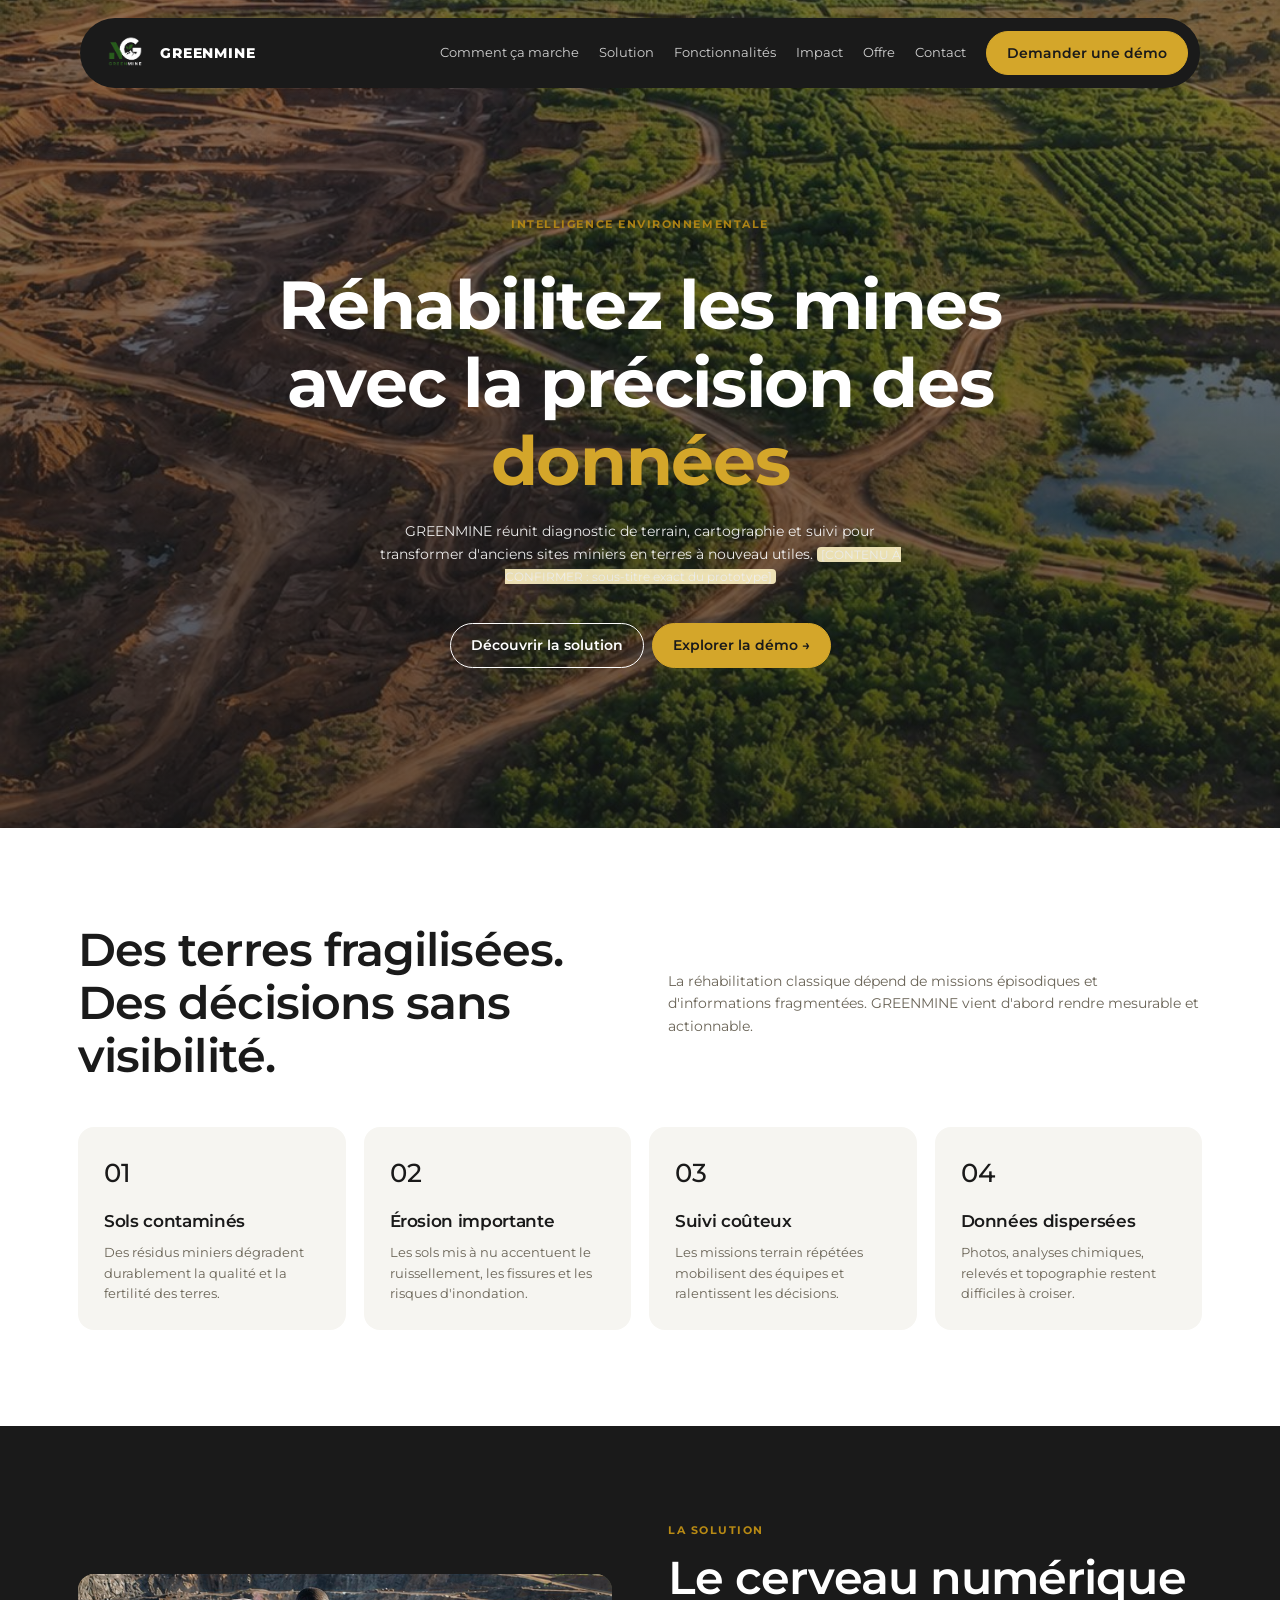
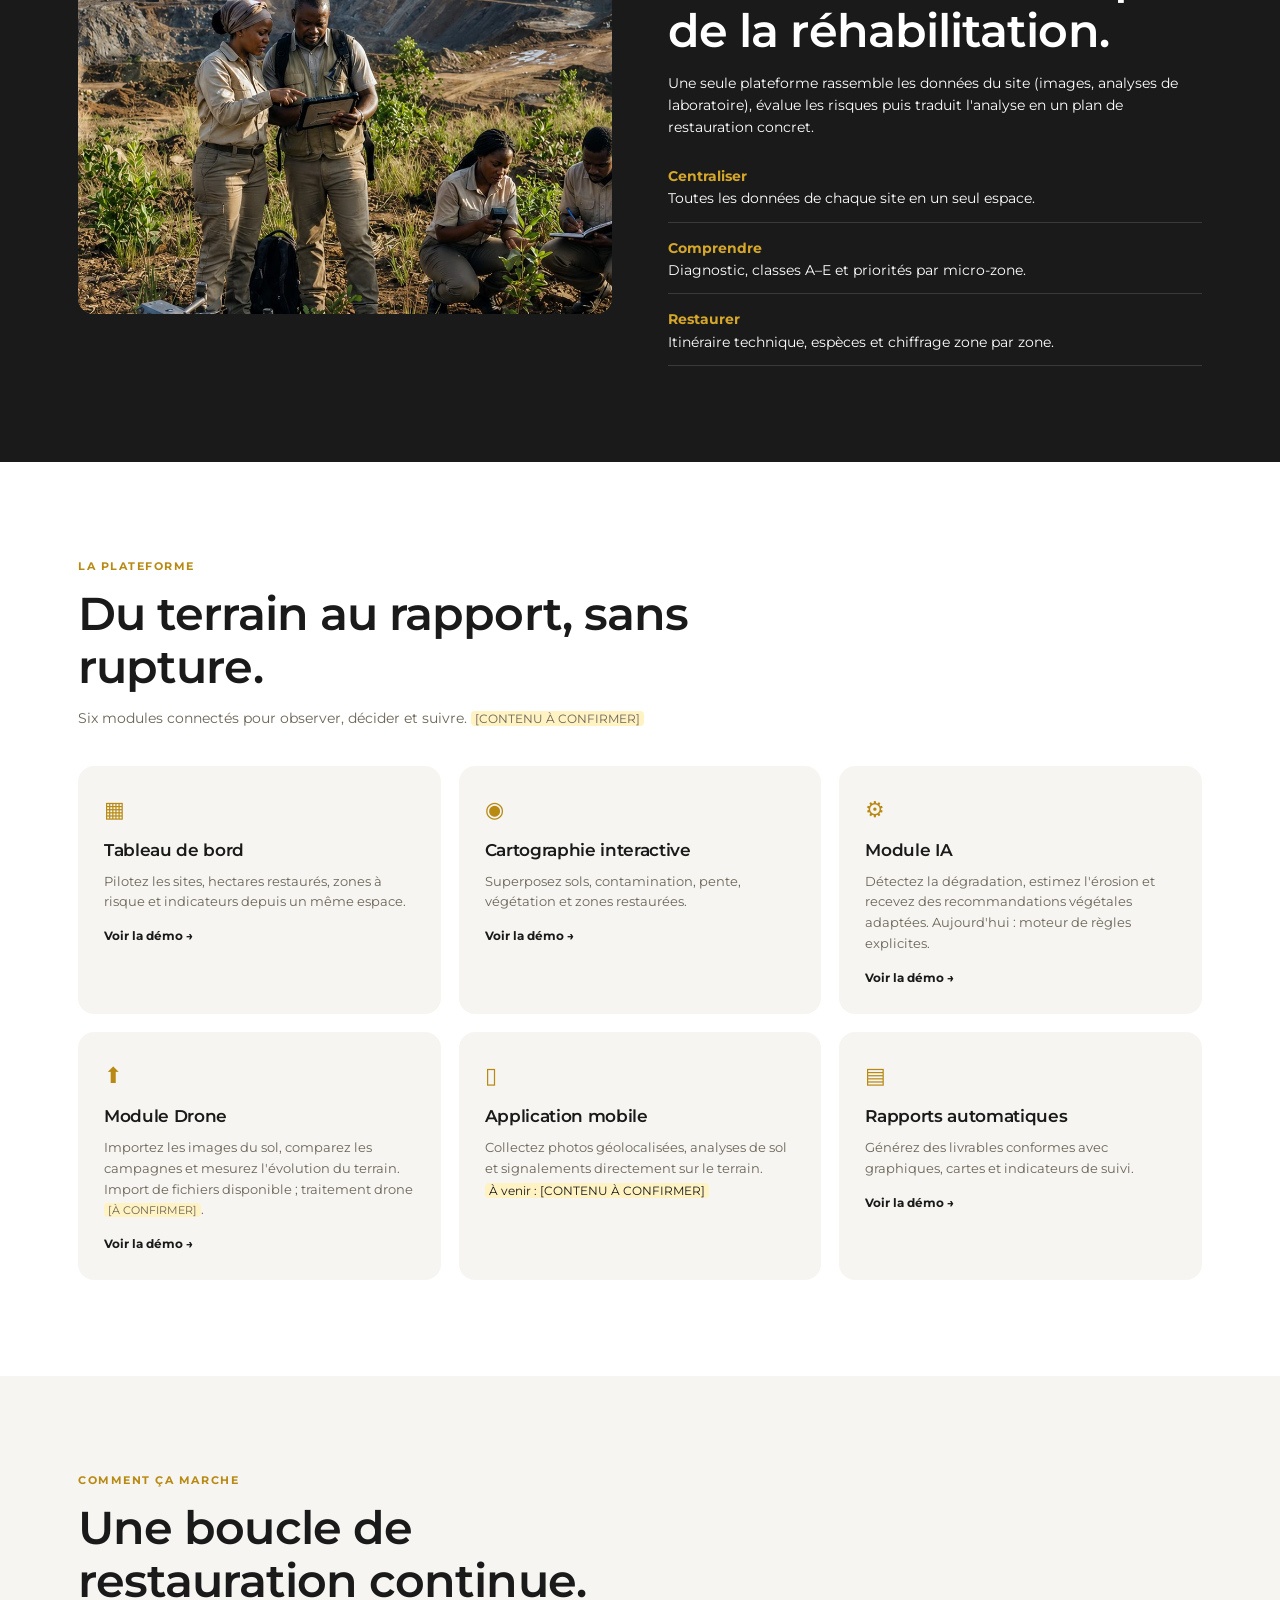
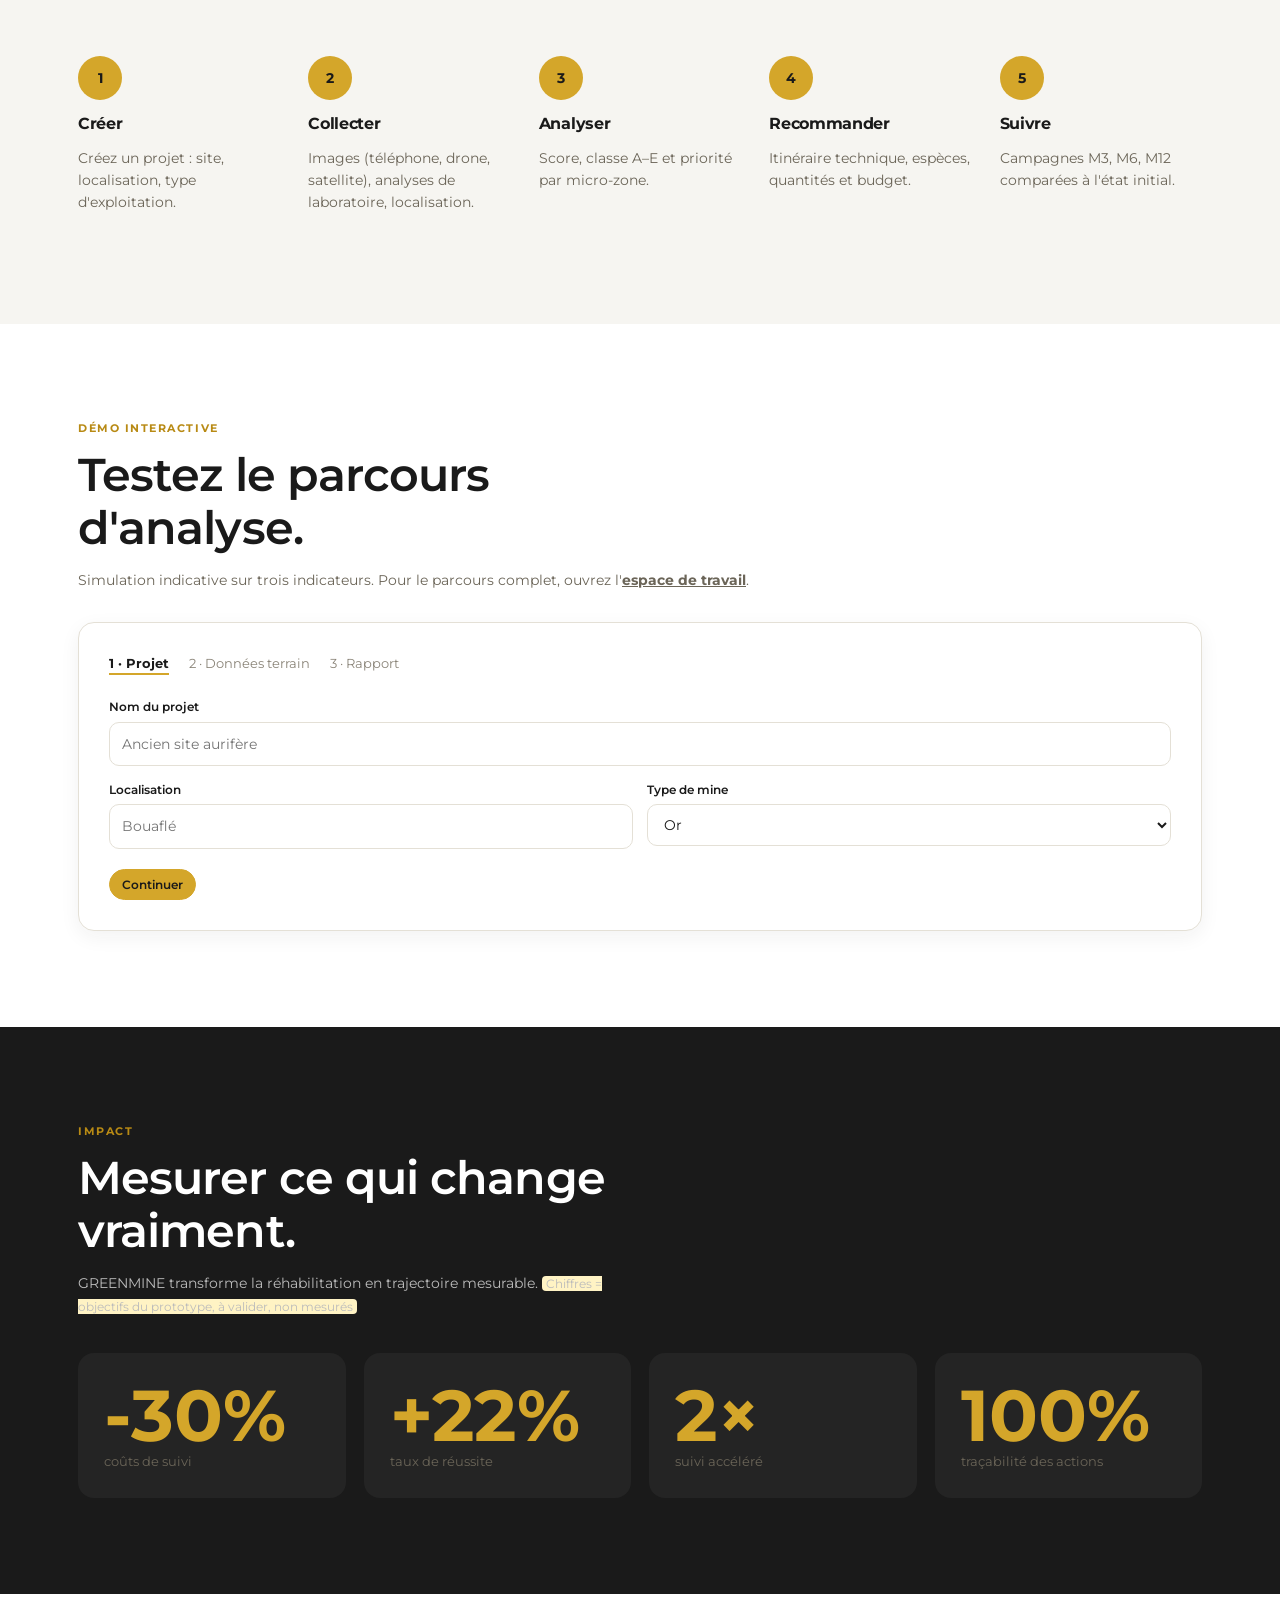
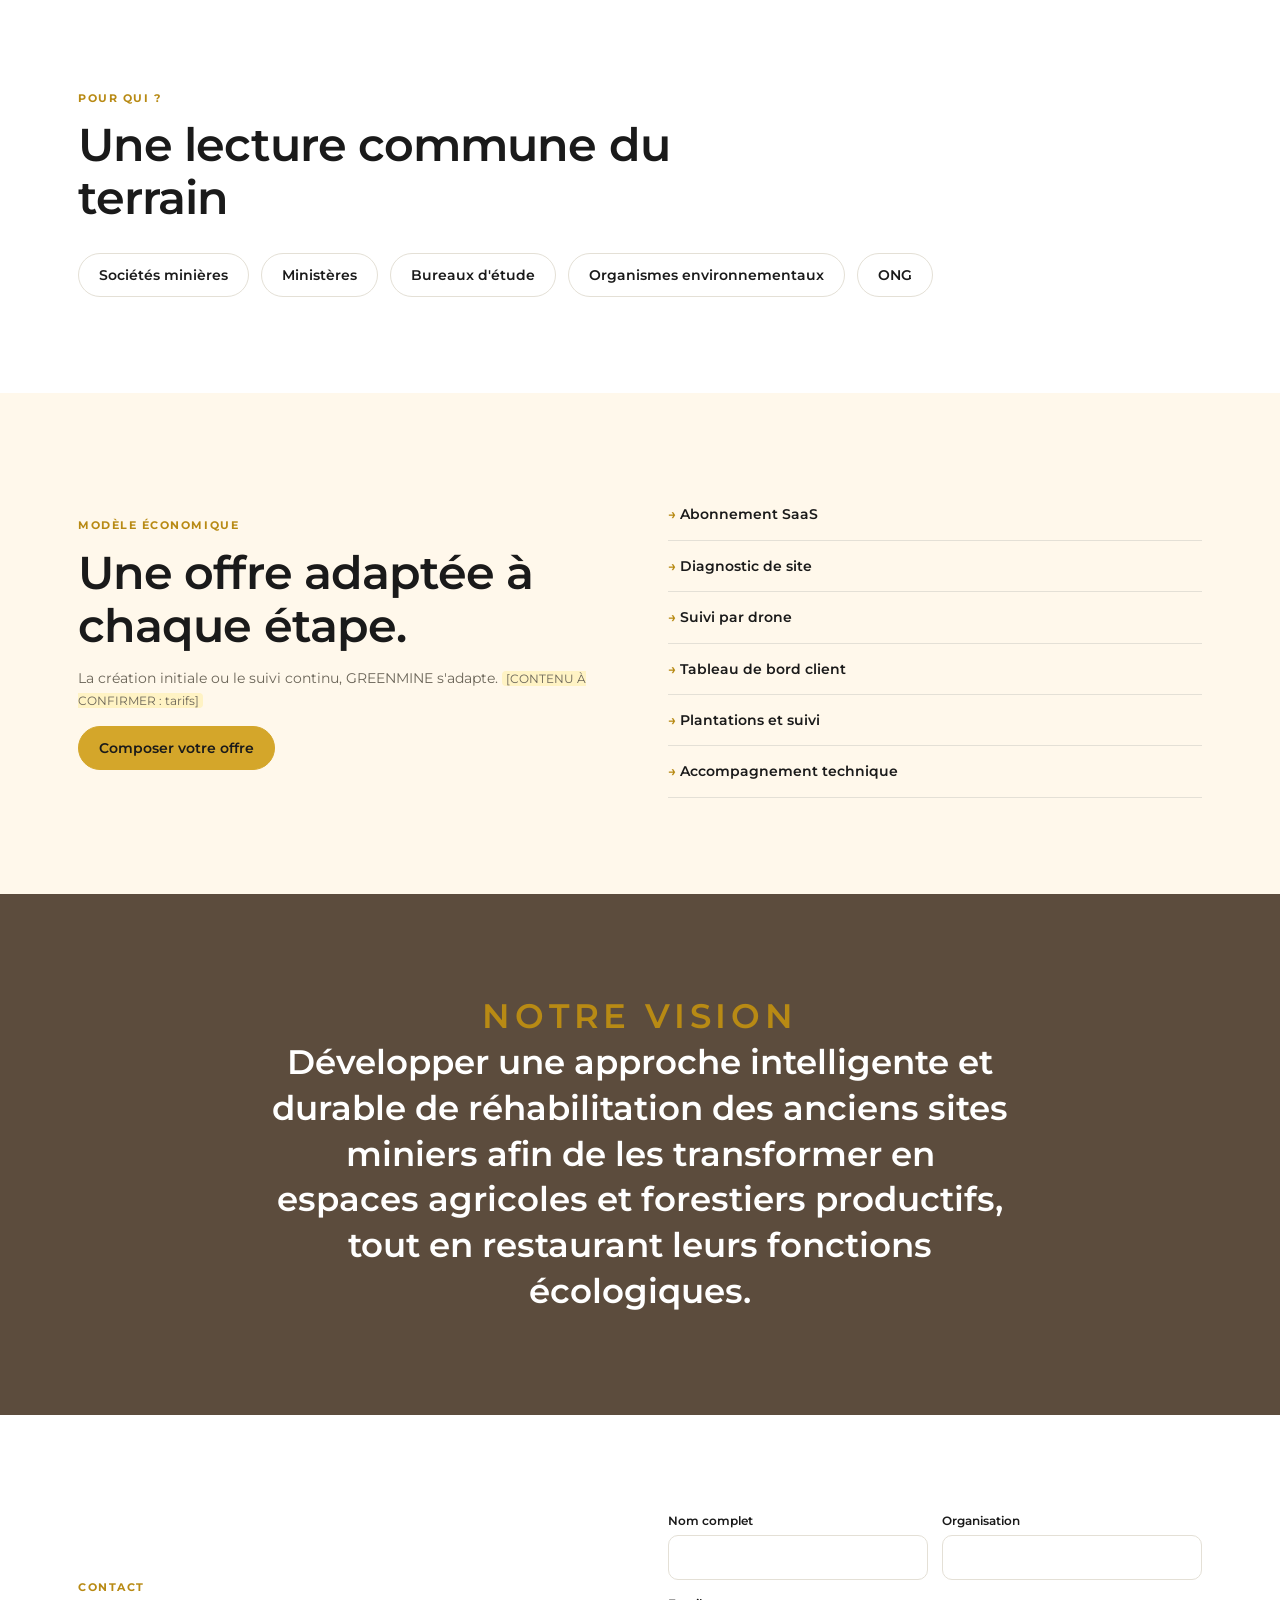
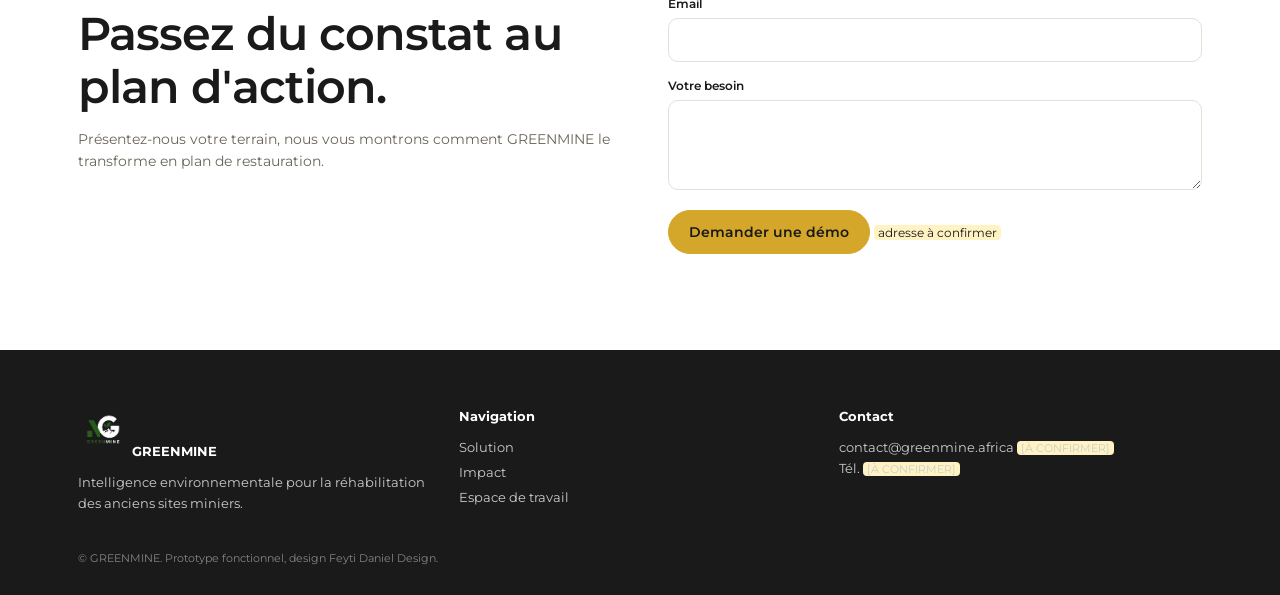
<file: index.html>
<!doctype html>
<html lang="fr"><head><meta charset="utf-8"><meta name="viewport" content="width=device-width,initial-scale=1">
<title>GREENMINE — Intelligence environnementale pour la réhabilitation des mines</title>
<meta name="description" content="GREENMINE centralise, analyse et suit la réhabilitation des anciens sites miniers.">
<link rel="stylesheet" href="css/style.css"><link rel="stylesheet" href="css/responsive.css">
</head><body>
<header class="nav-pill">
  <a class="logo" href="#top"> <img src="assets/logo/GREENMINE_logo_dark-removebg-preview.png" alt="GREENMINE" width="50"> GREENMINE</a>
  <nav id="menu"><a href="#comment">Comment ça marche</a><a href="#solution">Solution</a><a href="#fonctionnalites">Fonctionnalités</a><a href="#impact">Impact</a><a href="#offre">Offre</a><a href="#contact">Contact</a></nav>
  <a class="btn primary" href="#contact">Demander une démo</a><button id="burger" aria-label="Menu">☰</button>
</header>
<main id="top">
<section class="lhero"><div>
  <p class="eyebrow">Intelligence environnementale</p>
  <h1>Réhabilitez les mines avec la précision des <em>données</em></h1>
  <p>GREENMINE réunit diagnostic de terrain, cartographie et suivi pour transformer d'anciens sites miniers en terres à nouveau utiles. <span class="todo">[CONTENU À CONFIRMER : sous-titre exact du prototype]</span></p>
  <a class="btn" href="#solution">Découvrir la solution</a><a class="btn primary" href="app.html?demo=1">Explorer la démo →</a>
</div></section>

<section class="sec" id="defi"><div class="wrap">
  <div class="split"><h2>Des terres fragilisées. Des décisions sans visibilité.</h2>
  <p class="muted">La réhabilitation classique dépend de missions épisodiques et d'informations fragmentées. GREENMINE vient d'abord rendre mesurable et actionnable.</p></div>
  <div class="grid g4" style="margin-top:44px">
    <div class="tile"><b class="n">01</b><h3>Sols contaminés</h3><p>Des résidus miniers dégradent durablement la qualité et la fertilité des terres.</p></div>
    <div class="tile"><b class="n">02</b><h3>Érosion importante</h3><p>Les sols mis à nu accentuent le ruissellement, les fissures et les risques d'inondation.</p></div>
    <div class="tile"><b class="n">03</b><h3>Suivi coûteux</h3><p>Les missions terrain répétées mobilisent des équipes et ralentissent les décisions.</p></div>
    <div class="tile"><b class="n">04</b><h3>Données dispersées</h3><p>Photos, analyses chimiques, relevés et topographie restent difficiles à croiser.</p></div></div>
</div></section>

<section class="sec dark" id="solution"><div class="wrap split">
  <figure class="photo"><img src="assets/images/technicien.jpg" alt="Techniciens GREENMINE sur un site minier en réhabilitation" onerror="this.parentNode.classList.add('missing')"><figcaption>[IMAGE À FOURNIR : assets/images/technicien.jpg]</figcaption></figure>
  <div><p class="eyebrow">La solution</p><h2>Le cerveau numérique de la réhabilitation.</h2>
  <p>Une seule plateforme rassemble les données du site (images, analyses de laboratoire), évalue les risques puis traduit l'analyse en un plan de restauration concret.</p>
  <ul class="pts"><li><b>Centraliser</b>Toutes les données de chaque site en un seul espace.</li><li><b>Comprendre</b>Diagnostic, classes A–E et priorités par micro-zone.</li><li><b>Restaurer</b>Itinéraire technique, espèces et chiffrage zone par zone.</li></ul></div>
</div></section>

<section class="sec" id="fonctionnalites"><div class="wrap">
  <p class="eyebrow">La plateforme</p><h2>Du terrain au rapport, sans rupture.</h2>
  <p class="muted">Six modules connectés pour observer, décider et suivre. <span class="todo">[CONTENU À CONFIRMER]</span></p>
  <div class="grid g3" style="margin-top:36px">
    <div class="tile"><span class="ic">▦</span><h3>Tableau de bord</h3><p>Pilotez les sites, hectares restaurés, zones à risque et indicateurs depuis un même espace.</p><a href="app.html?demo=1#dashboard">Voir la démo →</a></div>
    <div class="tile"><span class="ic">◉</span><h3>Cartographie interactive</h3><p>Superposez sols, contamination, pente, végétation et zones restaurées.</p><a href="app.html?demo=1#cartographie">Voir la démo →</a></div>
    <div class="tile"><span class="ic">⚙</span><h3>Module IA</h3><p>Détectez la dégradation, estimez l'érosion et recevez des recommandations végétales adaptées. Aujourd'hui : moteur de règles explicites.</p><a href="app.html?demo=1#diagnostic">Voir la démo →</a></div>
    <div class="tile"><span class="ic">⬆</span><h3>Module Drone</h3><p>Importez les images du sol, comparez les campagnes et mesurez l'évolution du terrain. Import de fichiers disponible ; traitement drone <span class="todo">[À CONFIRMER]</span>.</p><a href="app.html?demo=1#donnees">Voir la démo →</a></div>
    <div class="tile"><span class="ic">▯</span><h3>Application mobile</h3><p>Collectez photos géolocalisées, analyses de sol et signalements directement sur le terrain.</p><span class="todo">À venir : [CONTENU À CONFIRMER]</span></div>
    <div class="tile"><span class="ic">▤</span><h3>Rapports automatiques</h3><p>Générez des livrables conformes avec graphiques, cartes et indicateurs de suivi.</p><a href="app.html?demo=1#rapport">Voir la démo →</a></div>
  </div></div></section>

<section class="sec cream" id="comment"><div class="wrap">
  <p class="eyebrow">Comment ça marche</p><h2>Une boucle de restauration continue.</h2>
  <div class="steps">
    <div><b>1</b><h3>Créer</h3><p class="muted">Créez un projet : site, localisation, type d'exploitation.</p></div>
    <div><b>2</b><h3>Collecter</h3><p class="muted">Images (téléphone, drone, satellite), analyses de laboratoire, localisation.</p></div>
    <div><b>3</b><h3>Analyser</h3><p class="muted">Score, classe A–E et priorité par micro-zone.</p></div>
    <div><b>4</b><h3>Recommander</h3><p class="muted">Itinéraire technique, espèces, quantités et budget.</p></div>
    <div><b>5</b><h3>Suivre</h3><p class="muted">Campagnes M3, M6, M12 comparées à l'état initial.</p></div></div>
</div></section>

<section class="sec" id="demo"><div class="wrap">
  <p class="eyebrow">Démo interactive</p><h2>Testez le parcours d'analyse.</h2>
  <p class="muted">Simulation indicative sur trois indicateurs. Pour le parcours complet, ouvrez l'<a href="app.html?demo=1"><b>espace de travail</b></a>.</p>
  <div class="demo">
    <div class="tabs"><span data-s="1">1 · Projet</span><span data-s="2">2 · Données terrain</span><span data-s="3">3 · Rapport</span></div>
    <div class="dstep" data-s="1"><div class="form">
      <div class="field full"><label for="dName">Nom du projet</label><input id="dName" placeholder="Ancien site aurifère"></div>
      <div class="field"><label for="dLoc">Localisation</label><input id="dLoc" placeholder="Bouaflé"></div>
      <div class="field"><label for="dType">Type de mine</label><select id="dType"><option>Or</option><option>Cuivre</option><option>Manganèse</option><option>Autre</option></select></div></div></div>
    <div class="dstep" data-s="2" hidden><div class="form">
      <div class="field"><label for="dVeg">Couvert végétal (%)</label><input id="dVeg" type="number" min="0" max="100" placeholder="12"></div>
      <div class="field"><label for="dEro">Érosion (/100)</label><input id="dEro" type="number" min="0" max="100" placeholder="80"></div>
      <div class="field"><label for="dPh">pH du sol</label><input id="dPh" type="number" step="0.1" placeholder="5.0"></div></div></div>
    <div class="dstep" data-s="3" hidden><div id="dOut"></div><div class="row"><a class="btn primary" href="app.html?demo=1">Ouvrir l'espace de travail →</a></div></div>
    <div class="row" id="dNav"><button class="btn sm" id="dBack" onclick="demoBack()">Retour</button><button class="btn primary sm" id="dNext" onclick="demoNext()">Continuer</button></div>
  </div></div></section>

<section class="sec dark" id="impact"><div class="wrap">
  <p class="eyebrow">Impact</p><h2>Mesurer ce qui change vraiment.</h2>
  <p class="muted" style="color:#bbb;max-width:60ch">GREENMINE transforme la réhabilitation en trajectoire mesurable. <span class="todo">Chiffres = objectifs du prototype, à valider, non mesurés</span></p>
  <div class="grid g4" style="margin-top:36px">
    <div class="tile"><span class="stat">-30%</span><p>coûts de suivi</p></div><div class="tile"><span class="stat">+22%</span><p>taux de réussite</p></div>
    <div class="tile"><span class="stat">2×</span><p>suivi accéléré</p></div><div class="tile"><span class="stat">100%</span><p>traçabilité des actions</p></div></div>
</div></section>

<section class="sec"><div class="wrap"><p class="eyebrow">Pour qui ?</p><h2>Une lecture commune du terrain</h2>
  <div class="who"><span>Sociétés minières</span><span>Ministères</span><span>Bureaux d'étude</span><span>Organismes environnementaux</span><span>ONG</span></div></div></section>

<section class="sec warm" id="offre"><div class="wrap split">
  <div><p class="eyebrow">Modèle économique</p><h2>Une offre adaptée à chaque étape.</h2>
  <p class="muted">La création initiale ou le suivi continu, GREENMINE s'adapte. <span class="todo">[CONTENU À CONFIRMER : tarifs]</span></p><a class="btn primary" href="#contact">Composer votre offre</a></div>
  <ul class="offer"><li>Abonnement SaaS</li><li>Diagnostic de site</li><li>Suivi par drone</li><li>Tableau de bord client</li><li>Plantations et suivi</li><li>Accompagnement technique</li></ul>
</div></section>

<section class="vision"><div class="wrap"><p class="eyebrow" style="text-align:center">Notre vision</p><p>Développer une approche intelligente et durable de réhabilitation des anciens sites miniers afin de les transformer en espaces agricoles et forestiers productifs, tout en restaurant leurs fonctions écologiques.</p></div></section>

<section class="sec" id="contact"><div class="wrap split">
  <div><p class="eyebrow">Contact</p><h2>Passez du constat au plan d'action.</h2>
  <p class="muted">Présentez-nous votre terrain, nous vous montrons comment GREENMINE le transforme en plan de restauration.</p></div>
  <form class="form" action="mailto:contact@greenmine.africa" method="post" enctype="text/plain">
    <div class="field"><label for="cn">Nom complet</label><input id="cn" name="nom" required></div>
    <div class="field"><label for="co">Organisation</label><input id="co" name="organisation"></div>
    <div class="field full"><label for="ce">Email</label><input id="ce" name="email" type="email" required></div>
    <div class="field full"><label for="cb">Votre besoin</label><textarea id="cb" name="besoin" rows="3"></textarea></div>
    <div class="full"><button class="btn primary" type="submit">Demander une démo</button> <span class="todo">adresse à confirmer</span></div>
  </form>
</div></section>
</main>
<footer><div class="wrap grid g3"><div><h4> <img src="assets/logo/GREENMINE_logo_dark-removebg-preview.png" alt="logo greenmine" width="50"> GREENMINE</h4>Intelligence environnementale pour la réhabilitation des anciens sites miniers.</div>
<div><h4>Navigation</h4><a href="#solution">Solution</a><a href="#impact">Impact</a><a href="app.html">Espace de travail</a></div>
<div><h4>Contact</h4>contact@greenmine.africa <span class="todo">[À CONFIRMER]</span><br>Tél. <span class="todo">[À CONFIRMER]</span></div></div>
<div class="wrap"><small>© GREENMINE. Prototype fonctionnel, design Feyti Daniel Design.</small></div></footer>
<script src="js/data.js"></script><script src="js/storage.js"></script><script src="js/diagnostic.js"></script><script src="js/landing.js"></script>
</body></html>
</file>
<file: css/style.css>
/* GREENMINE — design system : variables, base, boutons, formulaires, landing */
@import url('https://fonts.googleapis.com/css2?family=Montserrat:wght@400;500;600;700;800&display=swap');
:root{--ink:#1a1a1a;--cream:#f6f5f1;--cream-2:#fff8eb;--brown:#5c4c3d;--gold:#d4a62a;--gold-d:#b88a14;
--line:#e4e0d6;--muted:#6b6558;--muted-2:#8a8478;--white:#fff;--red:#b23a2e;--green:#3f7d58;--amber:#c9a227;
--cA:#b23a2e;--cB:#d9722b;--cC:#4f7cac;--cD:#8a8f5a;--cE:#3f7d58;
--r:16px;--r-s:10px;--pill:99px;--shadow:0 6px 20px rgba(26,26,26,.06);
--font:Montserrat,"Segoe UI",Roboto,Arial,sans-serif}
*{box-sizing:border-box}[hidden]{display:none!important}
html{scroll-behavior:smooth}
body{margin:0;font:14px/1.6 var(--font);color:var(--ink);background:var(--white);-webkit-font-smoothing:antialiased}
h1,h2,h3{line-height:1.15;letter-spacing:-.02em;margin:0}
a{color:inherit}button,input,select,textarea{font:inherit;color:inherit}button{cursor:pointer}
:focus-visible{outline:2px solid var(--gold);outline-offset:2px}
.btn{display:inline-block;border:1.5px solid var(--ink);background:transparent;border-radius:var(--pill);padding:10px 20px;font-weight:600;text-decoration:none;transition:.15s}
.btn:hover{background:rgba(26,26,26,.07)}
.btn.primary{background:var(--gold);border-color:var(--gold);color:var(--ink)}.btn.primary:hover{background:var(--gold-d)}
.btn.ghost{border-color:var(--line)}.btn.danger{border-color:#e3b9b3;color:var(--red)}
.btn.sm{padding:5px 12px;font-size:12px}
.field label{display:block;font-size:12px;font-weight:600;margin-bottom:5px}
.field input,.field select,.field textarea{width:100%;background:var(--white);border:1px solid var(--line);border-radius:var(--r-s);padding:10px 12px}
.field input:focus,.field select:focus,.field textarea:focus{border-color:var(--gold);outline:0;box-shadow:0 0 0 3px rgba(212,166,42,.2)}
.field .hint{font-size:11px;color:var(--muted-2);margin-top:3px}
.field.invalid input{border-color:var(--red)}.field .err{display:none;color:var(--red);font-size:11px}.field.invalid .err{display:block}
.eyebrow{font-size:11px;font-weight:700;letter-spacing:.14em;text-transform:uppercase;color:var(--gold-d);margin:0 0 12px}
.muted{color:var(--muted)}.todo{background:#fff3c4;border-radius:4px;padding:0 4px;font-size:.85em}
/* ---- Landing ---- */
.wrap{max-width:1180px;margin:0 auto;padding:0 28px}
.sec{padding:96px 0}.sec.dark{background:var(--ink);color:#fff}.sec.cream{background:var(--cream)}.sec.warm{background:var(--cream-2)}
.sec h2{font-size:clamp(28px,4vw,46px);font-weight:600;max-width:20ch}
.nav-pill{position:fixed;top:18px;left:50%;transform:translateX(-50%);width:min(1120px,calc(100% - 32px));z-index:50;background:var(--ink);color:#fff;border-radius:var(--pill);display:flex;align-items:center;gap:20px;padding:10px 12px 10px 20px}
.nav-pill .logo{font-weight:800;letter-spacing:.06em;text-decoration:none;display:flex;gap:10px;align-items:center}
.nav-pill .logo i{width:28px;height:28px;border-radius:50%;background:var(--gold);color:var(--ink);display:grid;place-items:center;font-style:normal}
.nav-pill nav{display:flex;gap:20px;margin-left:auto;font-size:12.5px}.nav-pill nav a{text-decoration:none;opacity:.8}.nav-pill nav a:hover{opacity:1;color:var(--gold)}
#burger{display:none;background:none;border:0;color:#fff;font-size:20px}
.lhero{min-height:92vh;display:grid;place-items:center;text-align:center;color:#fff;padding:140px 28px 80px;
/* Image du site : déposer assets/images/hero.jpg. Sans fichier, le dégradé de secours s'affiche. */
background:linear-gradient(rgba(26,26,26,.5),rgba(26,26,26,.65)),url(../assets/images/hero.jpg) center 45%/cover no-repeat,linear-gradient(135deg,#7a6a4f,#3f5a3a)}
.lhero h1{font-size:clamp(34px,6vw,68px);font-weight:700;max-width:16ch;margin:0 auto 20px}.lhero h1 em{font-style:normal;color:var(--gold)}
.lhero p{max-width:60ch;margin:0 auto 32px;opacity:.9}.lhero .btn{margin:4px;color:#fff;border-color:#fff}.lhero .btn.primary{color:var(--ink);border-color:var(--gold)}
.photo{margin:0;position:relative;border-radius:var(--r);overflow:hidden;min-height:340px;background:linear-gradient(135deg,#6b5b43,#3a4a32)}
.photo img{position:absolute;inset:0;width:100%;height:100%;object-fit:cover;display:block}
.photo figcaption{display:none;position:absolute;inset:0;place-items:center;text-align:center;padding:20px;color:#ddd;font-size:12px}
.photo.missing figcaption{display:grid}.photo.missing img{display:none}
.grid{display:grid;gap:18px}.g4{grid-template-columns:repeat(4,1fr)}.g3{grid-template-columns:repeat(3,1fr)}.g2{grid-template-columns:1fr 1fr}
.tile{background:var(--cream);border-radius:var(--r);padding:26px}.sec.cream .tile{background:var(--white)}
.tile b.n{display:block;font-size:26px;font-weight:500;margin-bottom:18px}.tile h3{font-size:17px;font-weight:600;margin-bottom:10px}.tile p{margin:0;color:var(--muted);font-size:13px}
.tile .ic{color:var(--gold-d);font-size:22px;display:block;margin-bottom:14px}.tile a{display:inline-block;margin-top:14px;font-size:12px;font-weight:700;text-decoration:none}
.split{display:grid;grid-template-columns:1fr 1fr;gap:56px;align-items:center}
.pts{list-style:none;padding:0;margin:26px 0 0;display:grid;gap:14px}.pts li{border-bottom:1px solid #3a3a3a;padding-bottom:12px}.pts b{color:var(--gold);display:block}
.steps{display:flex;flex-wrap:wrap;gap:28px;margin-top:48px}.steps div{flex:1 1 170px}
.steps b{display:grid;place-items:center;width:44px;height:44px;border-radius:50%;background:var(--gold);font-weight:700;margin-bottom:14px}
.demo{background:var(--white);border:1px solid var(--line);border-radius:var(--r);padding:30px;box-shadow:var(--shadow);margin-top:30px}
.tabs{display:flex;gap:20px;margin-bottom:22px;font-size:13px;color:var(--muted-2)}.tabs span.on{color:var(--ink);font-weight:700;border-bottom:2px solid var(--gold)}
.form{display:grid;grid-template-columns:1fr 1fr;gap:14px}.form .full{grid-column:1/-1}.demo .row{display:flex;gap:10px;margin-top:20px}
.big{font-size:22px;font-weight:700}
.stat{font-size:clamp(40px,6vw,72px);font-weight:700;color:var(--gold);display:block;line-height:1}
.sec.dark .tile{background:#242424}.who{display:flex;flex-wrap:wrap;gap:12px;margin-top:28px}.who span{border:1px solid var(--line);border-radius:var(--pill);padding:10px 20px;font-weight:600}
.offer{list-style:none;padding:0;margin:0}.offer li{padding:14px 0;border-bottom:1px solid var(--line);font-weight:600}.offer li:before{content:"→ ";color:var(--gold-d)}
.vision{background:var(--brown);color:#fff;padding:100px 0}.vision p{font-size:clamp(22px,3vw,34px);font-weight:600;max-width:32ch;margin:0 auto;text-align:center;line-height:1.35}
footer{background:var(--ink);color:#ccc;padding:56px 0 28px;font-size:13px}footer h4{color:#fff;margin:0 0 10px}footer a{display:block;text-decoration:none;margin:4px 0}
footer small{display:block;margin-top:36px;opacity:.6}
</file>
<file: css/responsive.css>
/* GREENMINE — adaptations tablette et mobile */
@media(max-width:1080px){.two{grid-template-columns:1fr}.three,.g3{grid-template-columns:1fr 1fr}.form.c4,.form.c3{grid-template-columns:1fr 1fr}.g4{grid-template-columns:1fr 1fr}.split{grid-template-columns:1fr;gap:32px}}
@media(max-width:780px){
 .app{flex-direction:column}.side{position:sticky;top:0;z-index:30;width:100%;height:auto;flex:none;flex-direction:row;align-items:center;padding:10px 12px}
 .side .sidefoot,.brand small{display:none}.nav{display:flex;overflow-x:auto;flex:1}.nav button{white-space:nowrap;width:auto;padding:8px 12px}
 .top{position:static;padding:10px 16px}.content{padding:16px}.grid4,.three,.g3{grid-template-columns:1fr 1fr}.sec{padding:64px 0}
 .nav-pill nav{display:none;position:absolute;top:60px;left:0;right:0;background:var(--ink);border-radius:var(--r);padding:16px;flex-direction:column;margin:0}.nav-pill nav.open{display:flex}
 #burger{display:block;margin-left:auto}.nav-pill>.btn{display:none}}
@media(max-width:560px){.form,.form.c3,.form.c4,.g2,.g3,.g4,.grid4,.three{grid-template-columns:1fr}.thumbs{grid-template-columns:1fr 1fr}.report{padding:18px}.wrap{padding:0 18px}}
</file>
